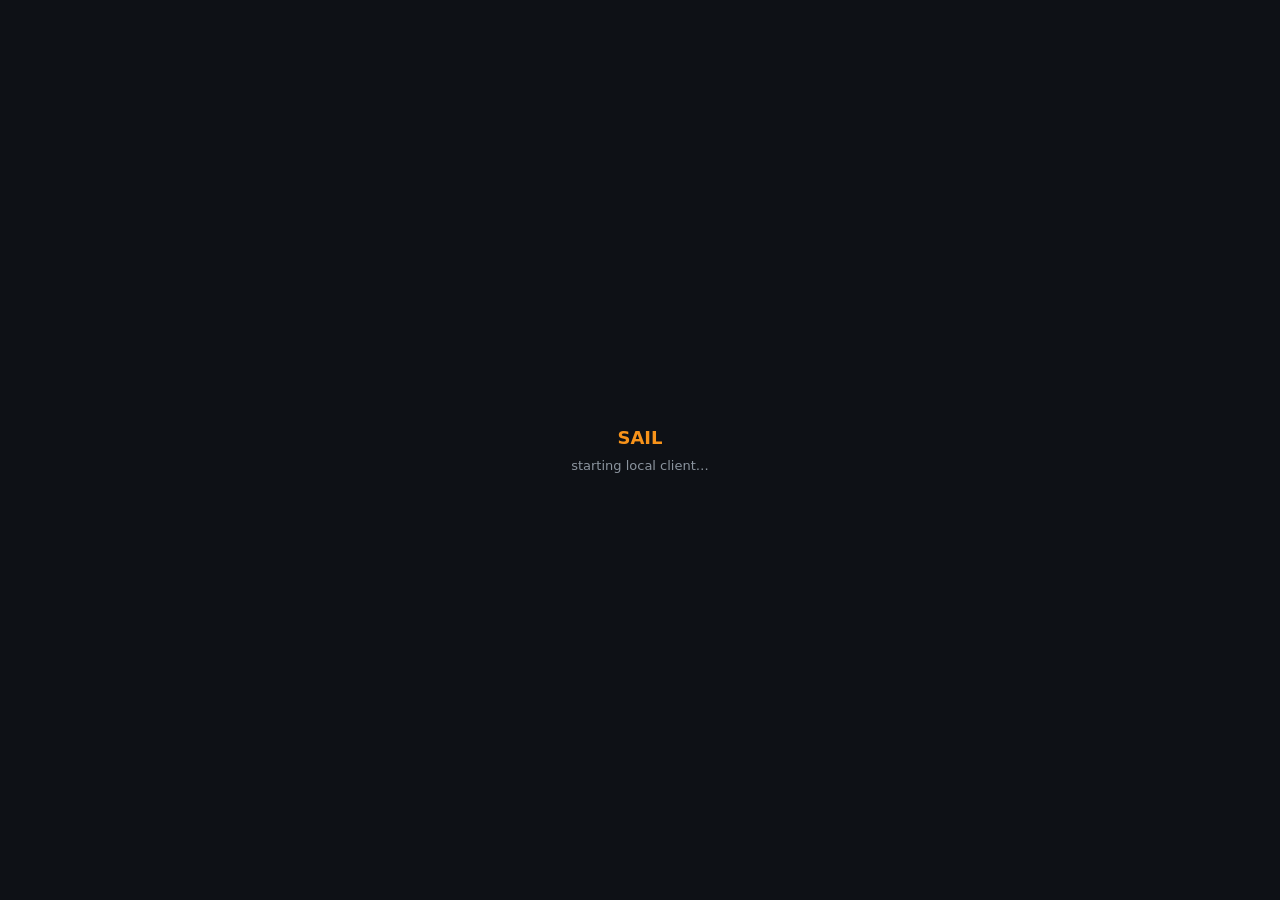
<file: desktop/loading/index.html>
<!doctype html>
<html lang="en">
<head><meta charset="utf-8"><title>SAIL</title>
<style>
  html,body{height:100%;margin:0;background:#0e1116;color:#e6edf3;font:14px system-ui,sans-serif;}
  .c{height:100%;display:flex;flex-direction:column;align-items:center;justify-content:center;gap:10px;}
  .t{font-size:18px;font-weight:600;} .t span{color:#f7931a;}
  .m{color:#8b949e;font-size:13px;}
</style></head>
<body><div class="c">
  <div class="t"><span>SAIL</span></div>
  <div class="m">starting local client…</div>
</div></body>
</html>
</file>
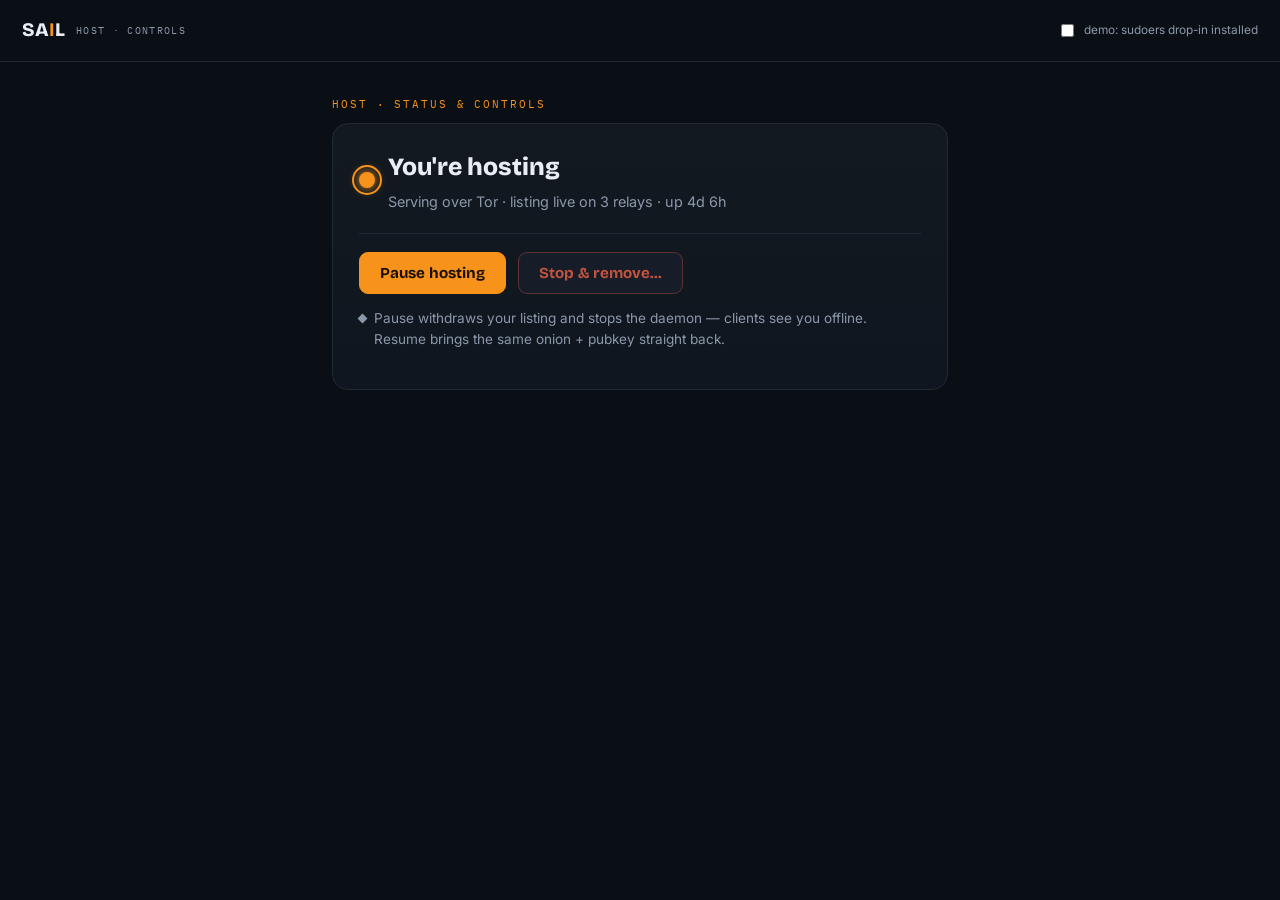
<file: design/host-controls.html>
<!DOCTYPE html>
<html lang="en">
<head>
<meta charset="utf-8">
<meta name="viewport" content="width=device-width, initial-scale=1">
<title>Host controls — SAIL</title>
<link rel="preconnect" href="https://fonts.googleapis.com">
<link rel="preconnect" href="https://fonts.gstatic.com" crossorigin>
<link href="https://fonts.googleapis.com/css2?family=Bricolage+Grotesque:opsz,wght@12..96,600;12..96,700;12..96,800&family=Inter:wght@400;500;600&family=IBM+Plex+Mono:wght@400;500&display=swap" rel="stylesheet">
<style>
  :root{
    --ink:#0a0e15; --ink-2:#10161f; --ink-3:#161d28;
    --line:#202a37; --line-faint:rgba(122,143,168,0.08);
    --fg:#e9eef5; --muted:#8b98aa;
    --beacon:#f7931a; --beacon-2:#ffb24d; --beacon-deep:#b8690d;
    --warn-bg:rgba(247,147,26,0.07); --code-bg:#0c1119; --good:#5fb27a; --good-bg:rgba(95,178,122,0.12);
    --danger:#c2543f; --danger-bg:rgba(194,84,63,0.1);
  }
  *{box-sizing:border-box;}
  @media (prefers-reduced-motion: reduce){ *{animation:none !important; transition:none !important;} }
  body{margin:0; background:var(--ink); color:var(--fg); font-family:'Inter',system-ui,sans-serif;
    line-height:1.6; -webkit-font-smoothing:antialiased;}
  .mono{font-family:'IBM Plex Mono',monospace;} strong{color:var(--fg); font-weight:600;}
  h1,h2,h3{font-family:'Bricolage Grotesque'; letter-spacing:-0.01em; margin:0;}

  .topbar{height:62px; display:flex; align-items:center; gap:11px; padding:0 22px; border-bottom:1px solid var(--line);}
  .logo{font-family:'Bricolage Grotesque'; font-weight:800; font-size:1.2rem;} .logo b{color:var(--beacon);}
  .tag{font-family:'IBM Plex Mono',monospace; font-size:0.6rem; letter-spacing:0.14em; text-transform:uppercase; color:var(--muted);}
  .demo{margin-left:auto; font-size:0.74rem; color:var(--muted); display:flex; align-items:center; gap:7px;}

  main{max-width:660px; margin:0 auto; padding:34px 22px 90px;}
  .eyebrow{font-family:'IBM Plex Mono',monospace; font-size:0.66rem; letter-spacing:0.18em; text-transform:uppercase;
    color:var(--beacon); display:block; margin-bottom:10px;}

  /* hero */
  .hero{border:1px solid var(--line); border-radius:16px; background:linear-gradient(180deg,#12191f,var(--ink-2));
    padding:24px 26px; margin-bottom:18px;}
  .hero .row{display:flex; align-items:center; gap:16px; flex-wrap:wrap;}
  .beaconwrap{display:flex; align-items:center; gap:13px; flex:1; min-width:230px;}
  .beacon{width:16px; height:16px; border-radius:50%; background:var(--beacon); flex:none; position:relative; box-shadow:0 0 12px var(--beacon);}
  .beacon::after{content:""; position:absolute; inset:-7px; border-radius:50%; border:2px solid var(--beacon); animation:pulse 2.2s ease-out infinite;}
  @keyframes pulse{0%{transform:scale(.6);opacity:.9;}100%{transform:scale(1.8);opacity:0;}}
  .paused .beacon, .stopped .beacon{background:var(--muted); box-shadow:none;} .paused .beacon::after,.stopped .beacon::after{display:none;}
  .state{font-family:'Bricolage Grotesque'; font-weight:800; font-size:1.55rem;}
  .statesub{color:var(--muted); font-size:0.9rem; margin-top:2px;}

  /* controls */
  .controls{display:flex; gap:12px; margin-top:20px; padding-top:18px; border-top:1px solid var(--line); flex-wrap:wrap;}
  .btn{font-family:'Bricolage Grotesque'; font-weight:700; font-size:0.95rem; border:1px solid var(--line);
    background:var(--ink-3); color:var(--fg); padding:11px 20px; border-radius:9px; cursor:pointer; transition:all .15s;}
  .btn:hover{border-color:var(--beacon);}
  .btn.primary{background:var(--beacon); color:#1a0f02; border-color:var(--beacon);} .btn.primary:hover{background:var(--beacon-2);}
  .btn.danger{color:var(--danger); border-color:rgba(194,84,63,0.4);} .btn.danger:hover{border-color:var(--danger); background:var(--danger-bg);}
  .btn:disabled{opacity:.45; cursor:not-allowed;}
  .ctl-note{font-size:0.85rem; color:var(--muted); margin-top:14px; display:flex; gap:8px; align-items:flex-start;}
  .ctl-note::before{content:""; width:7px; height:7px; margin-top:7px; transform:rotate(45deg); background:var(--muted); flex:none;}

  /* modal */
  .scrim{position:fixed; inset:0; background:rgba(5,8,12,0.7); backdrop-filter:blur(2px); display:none;
    align-items:center; justify-content:center; padding:22px; z-index:100;}
  .scrim.on{display:flex;}
  .modal{width:480px; max-width:100%; background:var(--ink-2); border:1px solid var(--line); border-radius:15px; padding:24px;}
  .modal.danger-modal{border-color:rgba(194,84,63,0.5);}
  .modal h3{font-size:1.25rem; font-weight:700; margin-bottom:8px; display:flex; align-items:center; gap:9px;}
  .modal h3::before{content:""; width:9px; height:9px; transform:rotate(45deg); background:var(--beacon); box-shadow:0 0 9px var(--beacon); flex:none;}
  .modal.danger-modal h3::before{background:var(--danger); box-shadow:0 0 9px var(--danger);}
  .modal p{font-size:0.92rem; color:var(--muted); margin:0 0 14px;} .modal p strong{color:var(--fg);}
  .modal .danger-box{border:1px solid rgba(194,84,63,0.4); background:var(--danger-bg); border-radius:9px; padding:13px 15px; font-size:0.88rem; margin-bottom:14px;}
  .modal .danger-box b{color:#e08a76;}
  .typefield{margin-bottom:16px;} .typefield label{display:block; font-size:0.82rem; color:var(--muted); margin-bottom:6px;}
  .typefield label .mono{color:var(--fg);}
  .typefield input{width:100%; background:var(--code-bg); border:1px solid var(--line); border-radius:8px; padding:10px 12px;
    color:var(--fg); font-family:'IBM Plex Mono',monospace; font-size:0.88rem;} .typefield input:focus{outline:none; border-color:var(--danger);}

  /* command surface */
  .cmd{background:var(--code-bg); border:1px solid var(--line); border-radius:9px; padding:12px 14px; margin-bottom:8px;
    display:flex; align-items:center; gap:10px;}
  .cmd code{flex:1; font-family:'IBM Plex Mono',monospace; font-size:0.82rem; color:var(--beacon-2); overflow-x:auto; white-space:nowrap;}
  .copy{border:1px solid var(--line); background:var(--ink-3); color:var(--muted); border-radius:5px; font-size:0.7rem;
    padding:3px 9px; cursor:pointer; font-family:'IBM Plex Mono',monospace; flex:none;} .copy:hover{color:var(--beacon); border-color:var(--beacon);}

  .modal .actions{display:flex; gap:11px; justify-content:flex-end; margin-top:18px;}
  :focus-visible{outline:2px solid var(--beacon); outline-offset:3px;}

  .info{position:relative; display:inline-flex; align-items:center; justify-content:center; width:15px; height:15px;
    border-radius:50%; border:1px solid var(--line); color:var(--muted); font-family:'IBM Plex Mono',monospace; font-size:0.62rem; cursor:help; background:var(--ink-3);}
  .info:hover .tip,.info:focus .tip{opacity:1; visibility:visible;}
  .info:hover,.info:focus-visible{border-color:var(--beacon); color:var(--beacon); outline:none;}
  .info .tip{position:absolute; left:50%; transform:translateX(-50%); bottom:23px; width:230px; z-index:30; background:var(--ink-3);
    border:1px solid var(--line); border-left:3px solid var(--beacon); border-radius:8px; padding:10px 12px; font-size:0.8rem; line-height:1.5;
    color:var(--fg); box-shadow:0 12px 30px rgba(0,0,0,.55); opacity:0; visibility:hidden; transition:opacity .15s; text-align:left;}
</style>
</head>
<body>
<div class="topbar">
  <span class="logo">SA<b>I</b>L</span><span class="tag">Host · controls</span>
  <label class="demo"><input type="checkbox" id="sudoers"> demo: sudoers drop-in installed</label>
</div>

<main>
  <span class="eyebrow">Host · status &amp; controls</span>
  <div class="hero" id="hero">
    <div class="row">
      <div class="beaconwrap">
        <span class="beacon" aria-hidden="true"></span>
        <div><div class="state" id="state">You're hosting</div><div class="statesub" id="statesub">Serving over Tor · listing live on 3 relays · up 4d 6h</div></div>
      </div>
    </div>
    <div class="controls" id="controls"><!-- buttons injected --></div>
    <p class="ctl-note" id="ctlnote">Pause withdraws your listing and stops the daemon — clients see you offline. Resume brings the same onion + pubkey straight back.</p>
  </div>
</main>

<!-- PAUSE / RESUME confirm -->
<div class="scrim" id="m-confirm">
  <div class="modal">
    <h3 id="c-title">Pause hosting?</h3>
    <p id="c-body"></p>
    <div class="actions">
      <button class="btn" data-close>Cancel</button>
      <button class="btn primary" id="c-go">Pause</button>
    </div>
  </div>
</div>

<!-- STOP & REMOVE confirm (destructive) -->
<div class="scrim" id="m-remove">
  <div class="modal danger-modal">
    <h3>Stop &amp; remove hosting</h3>
    <p>This <strong>disables and deletes</strong> the <span class="mono">sail-host</span> service. Your host leaves the network — listing withdrawn, no auto-start on boot. Setting up again means re-running the wizard.</p>
    <div class="danger-box" id="rm-funds">
      <b>Your sats are safe.</b> phoenixd funds and your 12-word recovery phrase stay in <span class="mono">~/.phoenix</span> — removing the service doesn't touch them. Don't delete that folder without your backup.
    </div>
    <div class="typefield">
      <label>Type <span class="mono">remove</span> to confirm</label>
      <input id="rm-input" type="text" autocomplete="off" spellcheck="false" placeholder="remove">
    </div>
    <div class="actions">
      <button class="btn" data-close>Cancel</button>
      <button class="btn danger" id="rm-go" disabled>Stop &amp; remove</button>
    </div>
  </div>
</div>

<!-- COMMAND SURFACE (sudo fallback) -->
<div class="scrim" id="m-cmd">
  <div class="modal">
    <h3 id="cmd-title">Run this to finish</h3>
    <p id="cmd-body">The daemon can't change a system service on its own. Paste this in your terminal — then come back and re-check.</p>
    <div id="cmd-list"></div>
    <p class="ctl-note" style="margin-top:6px;" id="cmd-self">Heads up: this stops the process serving this page, so it'll go unresponsive until you resume.</p>
    <div class="actions">
      <button class="btn" data-close>Close</button>
      <button class="btn primary" id="cmd-recheck">I ran it — re-check</button>
    </div>
  </div>
</div>

<script>
  let st='live'; // live | paused | stopped
  const sudoers=document.getElementById('sudoers');
  const state=document.getElementById('state'), statesub=document.getElementById('statesub'),
        hero=document.getElementById('hero'), controls=document.getElementById('controls'), ctlnote=document.getElementById('ctlnote');

  const VIEW={
    live:{cls:'', t:"You're hosting", s:'Serving over Tor · listing live on 3 relays · up 4d 6h',
      note:'Pause withdraws your listing and stops the daemon — clients see you offline. Resume brings the same onion + pubkey straight back.',
      btns:[['Pause hosting','primary','pause'],['Stop & remove…','danger','remove']]},
    paused:{cls:'paused', t:'Hosting paused', s:'Listing withdrawn · daemon stopped · clients see you offline',
      note:'Your identity is preserved. Resume restarts the daemon on the same onion + pubkey.',
      btns:[['Resume hosting','primary','resume'],['Stop & remove…','danger','remove']]},
    stopped:{cls:'stopped', t:'Hosting stopped', s:'Service removed · will not start on boot',
      note:'You\u2019ve left the network. Funds (if phoenixd) remain in ~/.phoenix. Set up again anytime.',
      btns:[['Set up hosting again','primary','setup']]}
  };
  function render(){
    const v=VIEW[st]; hero.className='hero '+v.cls; state.textContent=v.t; statesub.textContent=v.s; ctlnote.textContent=v.note;
    controls.innerHTML='';
    v.btns.forEach(([label,cls,act])=>{ const b=document.createElement('button'); b.className='btn '+cls; b.textContent=label;
      b.onclick=()=>handle(act); controls.appendChild(b); });
  }
  function open(id){document.getElementById(id).classList.add('on');}
  function closeAll(){document.querySelectorAll('.scrim').forEach(s=>s.classList.remove('on'));}
  document.querySelectorAll('[data-close]').forEach(b=>b.onclick=closeAll);
  document.querySelectorAll('.scrim').forEach(s=>s.addEventListener('click',e=>{if(e.target===s)closeAll();}));

  function handle(act){
    if(act==='pause'){ confirmAct('Pause hosting?','Your listing is withdrawn and the daemon stops; clients see you as offline. You can resume anytime on the same identity.','Pause', ()=>doSudo('pause',['sudo systemctl stop sail-host'])); }
    if(act==='resume'){ doSudo('resume',['sudo systemctl start sail-host']); }
    if(act==='remove'){ document.getElementById('rm-input').value=''; document.getElementById('rm-go').disabled=true; open('m-remove'); }
    if(act==='setup'){ alert('→ routes to the setup wizard'); }
  }
  function confirmAct(title,body,go,fn){
    document.getElementById('c-title').textContent=title; document.getElementById('c-body').textContent=body;
    const g=document.getElementById('c-go'); g.textContent=go; g.onclick=()=>{closeAll(); fn();}; open('m-confirm');
  }

  // remove flow
  const rmInput=document.getElementById('rm-input'), rmGo=document.getElementById('rm-go');
  rmInput.addEventListener('input',()=>rmGo.disabled = rmInput.value.trim().toLowerCase()!=='remove');
  rmGo.onclick=()=>{ closeAll(); doSudo('remove',['sudo systemctl disable --now sail-host','sudo rm /etc/systemd/system/sail-host.service','sudo systemctl daemon-reload']); };

  // the chosen "Both" behavior: try sudo -n (demo: sudoers toggle), else surface the command
  function doSudo(act, cmds){
    const isSelf = (act==='pause'||act==='remove'); // these stop the page's own daemon
    if(sudoers.checked){ // seamless path
      applyResult(act);
      return;
    }
    // fallback: surface command
    document.getElementById('cmd-title').textContent = act==='remove' ? 'Run these to remove hosting' : 'Run this to '+act;
    const list=document.getElementById('cmd-list'); list.innerHTML='';
    cmds.forEach(c=>{ const d=document.createElement('div'); d.className='cmd';
      d.innerHTML=`<code>${c}</code><button class="copy" data-c="${c}">copy</button>`; list.appendChild(d); });
    list.querySelectorAll('.copy').forEach(b=>b.onclick=()=>{navigator.clipboard?.writeText(b.dataset.c); const t=b.textContent;b.textContent='copied';setTimeout(()=>b.textContent=t,1100);});
    document.getElementById('cmd-self').style.display = isSelf ? 'flex' : 'none';
    document.getElementById('cmd-recheck').onclick=()=>{ closeAll(); applyResult(act); };
    open('m-cmd');
  }
  function applyResult(act){
    if(act==='pause') st='paused'; if(act==='resume') st='live'; if(act==='remove') st='stopped';
    render();
  }
  render();
</script>
</body>
</html>
</file>
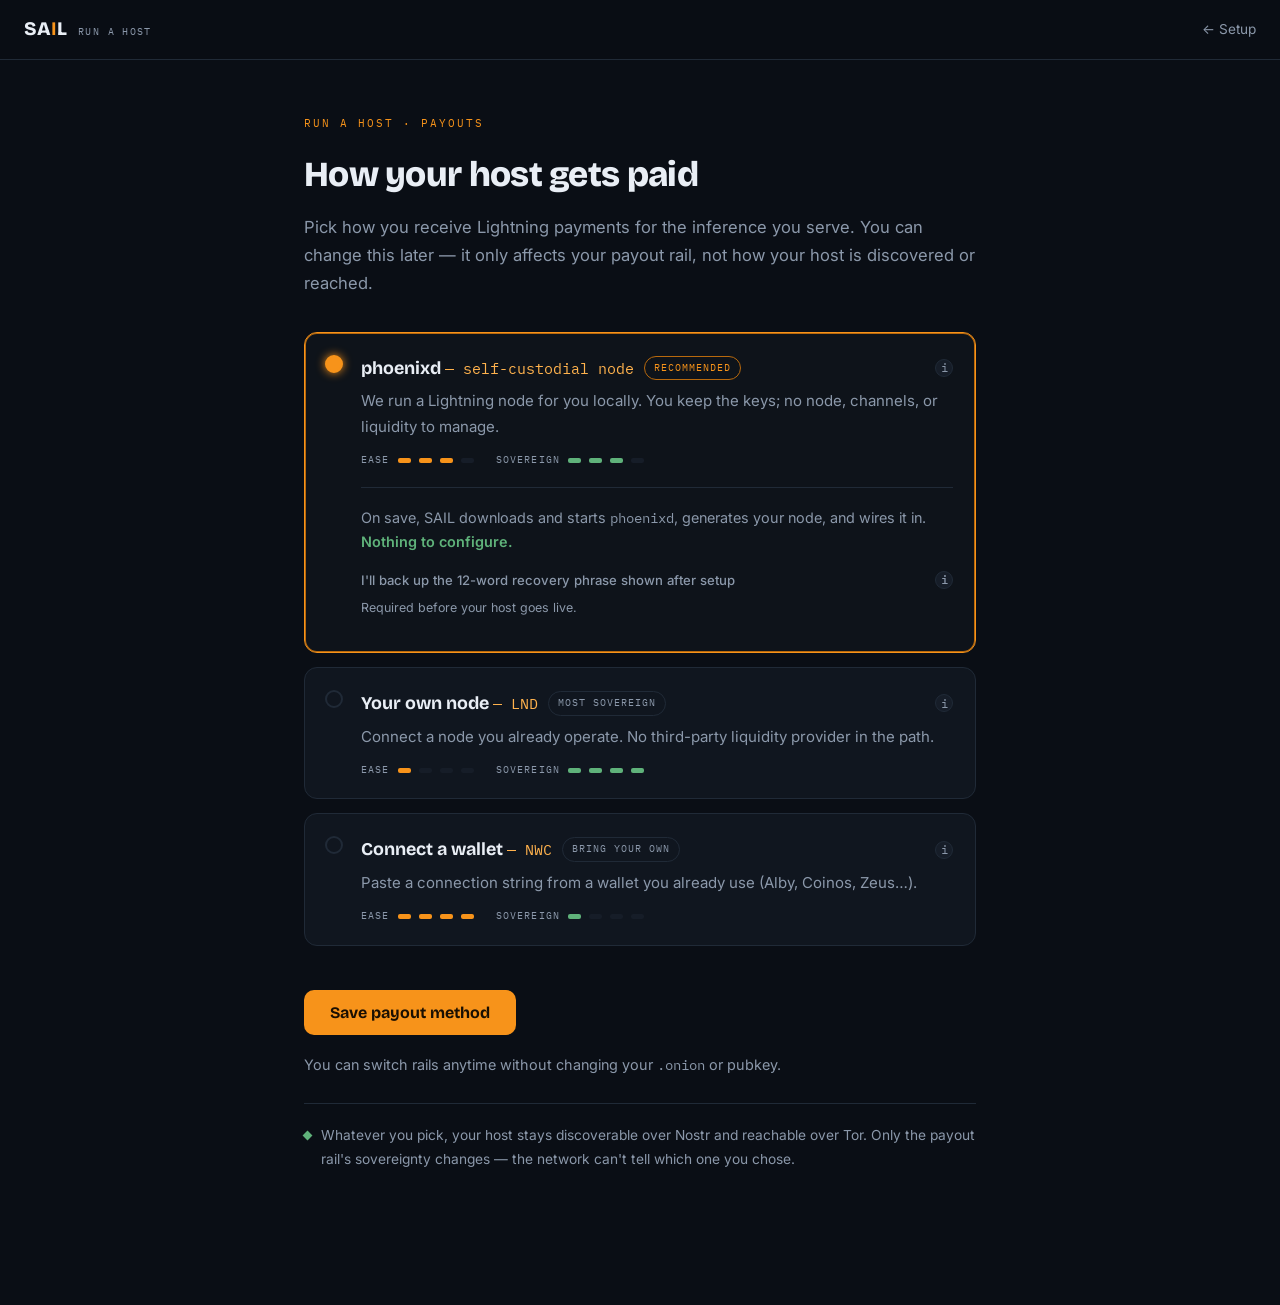
<file: design/host-payouts.html>
<!DOCTYPE html>
<html lang="en">
<head>
<meta charset="utf-8">
<meta name="viewport" content="width=device-width, initial-scale=1">
<title>Set up payouts — SAIL host</title>
<link rel="preconnect" href="https://fonts.googleapis.com">
<link rel="preconnect" href="https://fonts.gstatic.com" crossorigin>
<link href="https://fonts.googleapis.com/css2?family=Bricolage+Grotesque:opsz,wght@12..96,600;12..96,700;12..96,800&family=Inter:wght@400;500;600&family=IBM+Plex+Mono:wght@400;500&display=swap" rel="stylesheet">
<style>
  :root{
    --ink:#0a0e15; --ink-2:#10161f; --ink-3:#161d28;
    --line:#202a37; --line-faint:rgba(122,143,168,0.08);
    --fg:#e9eef5; --muted:#8b98aa;
    --beacon:#f7931a; --beacon-2:#ffb24d; --beacon-deep:#b8690d;
    --warn-bg:rgba(247,147,26,0.07);
    --code-bg:#0c1119;
    --good:#5fb27a;
  }
  *{box-sizing:border-box;}
  @media (prefers-reduced-motion: reduce){ *{transition:none !important;} }
  body{
    margin:0; background:var(--ink); color:var(--fg);
    font-family:'Inter',system-ui,sans-serif; line-height:1.7;
    -webkit-font-smoothing:antialiased;
  }
  a{color:var(--beacon); text-decoration:none;}
  a:hover{text-decoration:underline;}
  .mono{font-family:'IBM Plex Mono',monospace;}

  /* top bar */
  .topbar{position:sticky; top:0; z-index:50; height:60px; display:flex; align-items:center;
    justify-content:space-between; padding:0 24px; background:rgba(10,14,21,0.82);
    backdrop-filter:blur(10px); border-bottom:1px solid var(--line);}
  .brand{display:flex; align-items:baseline; gap:11px;}
  .brand .logo{font-family:'Bricolage Grotesque'; font-weight:800; font-size:1.2rem; color:var(--fg);}
  .brand .logo b{color:var(--beacon);}
  .brand .tag{font-family:'IBM Plex Mono',monospace; font-size:0.62rem; letter-spacing:0.14em;
    text-transform:uppercase; color:var(--muted);}
  .topbar .back{font-size:0.85rem; color:var(--muted);}
  .topbar .back:hover{color:var(--fg); text-decoration:none;}
  @media (max-width:640px){ .brand .tag{display:none;} }

  /* shell */
  main{max-width:720px; margin:0 auto; padding:54px 24px 120px;}
  .eyebrow{font-family:'IBM Plex Mono',monospace; font-size:0.7rem; letter-spacing:0.18em;
    text-transform:uppercase; color:var(--beacon); display:block; margin-bottom:12px;}
  h1{font-family:'Bricolage Grotesque'; font-weight:800; font-size:2.2rem; letter-spacing:-0.02em; margin:0 0 8px;}
  .subtitle{color:var(--muted); font-size:1.04rem; margin:0 0 34px;}
  strong{color:var(--fg); font-weight:600;}

  /* tiers */
  fieldset{border:0; margin:0; padding:0;}
  legend{position:absolute; width:1px; height:1px; overflow:hidden; clip:rect(0 0 0 0);}
  .tier{position:relative; display:block; border:1px solid var(--line); background:var(--ink-2);
    border-radius:13px; padding:20px 22px 20px 56px; margin-bottom:14px; cursor:pointer;
    transition:border-color .18s ease, background .18s ease, box-shadow .18s ease;}
  .tier:hover{border-color:#2c3a4b;}
  .tier input{position:absolute; opacity:0; pointer-events:none;}
  /* radio dot — doubles as the beacon */
  .tier .dot{position:absolute; left:20px; top:22px; width:18px; height:18px; border-radius:50%;
    border:2px solid var(--line); transition:all .18s ease;}
  .tier.sel{border-color:var(--beacon); background:#13192180; box-shadow:0 0 0 1px var(--beacon-deep) inset;}
  .tier.sel .dot{border-color:var(--beacon); background:var(--beacon); box-shadow:0 0 10px var(--beacon);}
  .tier:focus-within{outline:2px solid var(--beacon); outline-offset:3px;}

  .tier .head{display:flex; align-items:center; gap:10px; flex-wrap:wrap;}
  .tier .name{font-family:'Bricolage Grotesque'; font-weight:700; font-size:1.12rem; color:var(--fg);}
  .tier .name .mono{font-size:0.92rem; color:var(--beacon-2); font-weight:400;}
  .tier .blurb{color:var(--muted); font-size:0.94rem; margin:5px 0 0;}

  .pill{display:inline-block; font-family:'IBM Plex Mono',monospace; font-size:0.62rem;
    letter-spacing:0.1em; text-transform:uppercase; border:1px solid var(--beacon-deep);
    color:var(--beacon); border-radius:999px; padding:3px 9px;}
  .pill.q{border-color:var(--line); color:var(--muted);}

  /* meters */
  .meters{display:flex; gap:22px; margin-top:13px;}
  .meter{display:flex; align-items:center; gap:8px;}
  .meter .lbl{font-family:'IBM Plex Mono',monospace; font-size:0.6rem; letter-spacing:0.12em;
    text-transform:uppercase; color:var(--muted);}
  .meter .seg{width:13px; height:5px; border-radius:2px; background:var(--ink-3);}
  .meter .seg.on{background:var(--beacon);}
  .meter.sov .seg.on{background:var(--good);}

  /* info hover */
  .info{position:relative; display:inline-flex; align-items:center; justify-content:center;
    width:18px; height:18px; border-radius:50%; border:1px solid var(--line); color:var(--muted);
    font-family:'IBM Plex Mono',monospace; font-size:0.72rem; cursor:help; background:var(--ink-3);
    flex:none; margin-left:auto;}
  .info:hover, .info:focus-visible{border-color:var(--beacon); color:var(--beacon); outline:none;}
  .info .tip{position:absolute; right:-6px; top:26px; width:280px; z-index:20;
    background:var(--ink-3); border:1px solid var(--line); border-left:3px solid var(--beacon);
    border-radius:9px; padding:12px 14px; font-size:0.85rem; line-height:1.55; color:var(--fg);
    box-shadow:0 12px 30px rgba(0,0,0,.5); opacity:0; visibility:hidden; transform:translateY(-4px);
    transition:opacity .16s ease, transform .16s ease; text-align:left; cursor:auto; font-weight:400;}
  .info:hover .tip, .info:focus .tip, .info:focus-within .tip{opacity:1; visibility:visible; transform:translateY(0);}
  .info .tip b{color:var(--beacon-2); font-weight:600;}
  @media (max-width:560px){ .info .tip{width:220px;} }

  /* config panels */
  .cfg{display:none; margin-top:18px; padding-top:18px; border-top:1px solid var(--line);}
  .tier.sel .cfg{display:block;}
  .field{margin-bottom:14px;}
  .field label{display:flex; align-items:center; gap:7px; font-size:0.82rem; color:var(--muted);
    margin-bottom:6px; font-weight:500;}
  .field input[type=text]{width:100%; background:var(--code-bg); border:1px solid var(--line);
    border-radius:8px; padding:10px 12px; color:var(--fg); font-family:'IBM Plex Mono',monospace;
    font-size:0.84rem;}
  .field input:focus{outline:none; border-color:var(--beacon);}
  .field .hint{font-size:0.78rem; color:var(--muted); margin-top:5px;}

  .callout{border:1px solid var(--line); border-left:3px solid var(--beacon); background:var(--warn-bg);
    border-radius:10px; padding:14px 16px; margin:4px 0 0; font-size:0.88rem;}
  .callout .lead{font-weight:600; color:var(--fg); display:flex; align-items:center; gap:9px; margin-bottom:4px;}
  .callout .lead::before{content:""; width:8px; height:8px; transform:rotate(45deg);
    background:var(--beacon); box-shadow:0 0 8px var(--beacon); flex:none;}
  .callout p{margin:0;}

  .auto{font-size:0.9rem; color:var(--muted);}
  .auto .ok{color:var(--good); font-weight:600;}

  /* actions */
  .actions{margin-top:30px; display:flex; align-items:center; gap:18px; flex-wrap:wrap;}
  .btn{font-family:'Bricolage Grotesque'; font-weight:700; font-size:1rem; border:none;
    background:var(--beacon); color:#1a0f02; padding:13px 26px; border-radius:10px; cursor:pointer;
    transition:background .15s ease;}
  .btn:hover{background:var(--beacon-2);}
  .btn:focus-visible{outline:2px solid var(--fg); outline-offset:3px;}
  .foot{font-size:0.86rem; color:var(--muted); margin-top:26px; padding-top:20px; border-top:1px solid var(--line);
    display:flex; gap:10px; align-items:flex-start;}
  .foot::before{content:""; width:7px; height:7px; margin-top:8px; transform:rotate(45deg);
    background:var(--good); flex:none;}
</style>
</head>
<body>
  <div class="topbar">
    <div class="brand">
      <span class="logo">SA<b>I</b>L</span>
      <span class="tag">Run a host</span>
    </div>
    <a class="back" href="#">← Setup</a>
  </div>

  <main>
    <span class="eyebrow">Run a host · Payouts</span>
    <h1>How your host gets paid</h1>
    <p class="subtitle">Pick how you receive Lightning payments for the inference you serve. You can change this later — it only affects your payout rail, not how your host is discovered or reached.</p>

    <fieldset>
      <legend>Payout method</legend>

      <!-- PHOENIXD -->
      <label class="tier sel" data-tier="phoenixd">
        <input type="radio" name="payout" value="phoenixd" checked>
        <span class="dot" aria-hidden="true"></span>
        <span class="head">
          <span class="name">phoenixd <span class="mono">— self-custodial node</span></span>
          <span class="pill">Recommended</span>
          <span class="info" tabindex="0" role="note" aria-label="About phoenixd">i
            <span class="tip"><b>Self-custodial, set up for you.</b> A Lightning node runs on this machine and you hold the keys (a 12-word backup). Liquidity is handled automatically — no channels to manage. The trade-offs: you rely on ACINQ as your liquidity provider, and there's a fee on your first payout. Easiest path that still keeps your keys.</span>
          </span>
        </span>
        <p class="blurb">We run a Lightning node for you locally. You keep the keys; no node, channels, or liquidity to manage.</p>
        <div class="meters">
          <span class="meter ease"><span class="lbl">Ease</span><span class="seg on"></span><span class="seg on"></span><span class="seg on"></span><span class="seg"></span></span>
          <span class="meter sov"><span class="lbl">Sovereign</span><span class="seg on"></span><span class="seg on"></span><span class="seg on"></span><span class="seg"></span></span>
        </div>
        <div class="cfg">
          <div class="auto">On save, SAIL downloads and starts <span class="mono">phoenixd</span>, generates your node, and wires it in. <span class="ok">Nothing to configure.</span></div>
          <div class="field" style="margin-top:14px;">
            <label>
              <input type="checkbox" style="width:auto;">
              I'll back up the 12-word recovery phrase shown after setup
              <span class="info" tabindex="0" role="note" aria-label="About the recovery phrase">i
                <span class="tip"><b>This phrase is your money.</b> It's the only way to recover funds if this machine dies. Write it down offline — SAIL can't recover it for you.</span>
              </span>
            </label>
            <div class="hint">Required before your host goes live.</div>
          </div>
        </div>
      </label>

      <!-- OWN LND -->
      <label class="tier" data-tier="lnd">
        <input type="radio" name="payout" value="lnd">
        <span class="dot" aria-hidden="true"></span>
        <span class="head">
          <span class="name">Your own node <span class="mono">— LND</span></span>
          <span class="pill q">Most sovereign</span>
          <span class="info" tabindex="0" role="note" aria-label="About connecting your own LND">i
            <span class="tip"><b>Maximum sovereignty.</b> Connect a Lightning node you already run: your keys, your channels, no single provider who can cut you off. You'll need the node reachable over REST, inbound liquidity to receive, and an invoice-only macaroon. The most setup, and the most unstoppable.</span>
          </span>
        </span>
        <p class="blurb">Connect a node you already operate. No third-party liquidity provider in the path.</p>
        <div class="meters">
          <span class="meter ease"><span class="lbl">Ease</span><span class="seg on"></span><span class="seg"></span><span class="seg"></span><span class="seg"></span></span>
          <span class="meter sov"><span class="lbl">Sovereign</span><span class="seg on"></span><span class="seg on"></span><span class="seg on"></span><span class="seg on"></span></span>
        </div>
        <div class="cfg">
          <div class="field">
            <label>REST host</label>
            <input type="text" placeholder="https://your-node:8080" spellcheck="false">
          </div>
          <div class="field">
            <label>TLS certificate path</label>
            <input type="text" placeholder="~/.config/sail/lnd/tls.cert" spellcheck="false">
          </div>
          <div class="field">
            <label>Invoice macaroon path
              <span class="info" tabindex="0" role="note" aria-label="About the macaroon">i
                <span class="tip"><b>Don't use the admin macaroon.</b> Bake one limited to <span class="mono">invoices:read invoices:write info:read</span>. If the host is ever compromised, the damage is capped at "can issue invoices," not "can drain the node."</span>
              </span>
            </label>
            <input type="text" placeholder="~/.config/sail/lnd/host.macaroon" spellcheck="false">
            <div class="hint">No inbound liquidity yet? See <a href="#">the host guide</a> — with zero inbound, clients can't pay you.</div>
          </div>
        </div>
      </label>

      <!-- NWC -->
      <label class="tier" data-tier="nwc">
        <input type="radio" name="payout" value="nwc">
        <span class="dot" aria-hidden="true"></span>
        <span class="head">
          <span class="name">Connect a wallet <span class="mono">— NWC</span></span>
          <span class="pill q">Bring your own</span>
          <span class="info" tabindex="0" role="note" aria-label="About Nostr Wallet Connect">i
            <span class="tip"><b>Quickest, least sovereign.</b> Connect any wallet that supports Nostr Wallet Connect. It's only as sovereign as that wallet: a custodial provider can freeze your payouts, and a KYC'd wallet can link this host — and your onion address — to your identity. Fine for getting started; harden later.</span>
          </span>
        </span>
        <p class="blurb">Paste a connection string from a wallet you already use (Alby, Coinos, Zeus…).</p>
        <div class="meters">
          <span class="meter ease"><span class="lbl">Ease</span><span class="seg on"></span><span class="seg on"></span><span class="seg on"></span><span class="seg on"></span></span>
          <span class="meter sov"><span class="lbl">Sovereign</span><span class="seg on"></span><span class="seg"></span><span class="seg"></span><span class="seg"></span></span>
        </div>
        <div class="cfg">
          <div class="field">
            <label>NWC connection string</label>
            <input type="text" placeholder="nostr+walletconnect://…" spellcheck="false">
            <div class="hint">Kept on this machine, never published.</div>
          </div>
          <div class="callout">
            <p class="lead">A custodial wallet can be censored</p>
            <p>If the wallet you connect holds your funds, its operator can freeze your payouts or, with KYC, tie your earnings to your identity — undoing the anonymity Tor gives your host. Self-custody (phoenixd or your own node) avoids this.</p>
          </div>
        </div>
      </label>

    </fieldset>

    <div class="actions">
      <button class="btn" type="button">Save payout method</button>
      <span class="auto">You can switch rails anytime without changing your <span class="mono">.onion</span> or pubkey.</span>
    </div>

    <p class="foot">Whatever you pick, your host stays discoverable over Nostr and reachable over Tor. Only the payout rail's sovereignty changes — the network can't tell which one you chose.</p>
  </main>

<script>
  // Selecting a tier reveals its config; the radio dot doubles as the lit beacon.
  const tiers = document.querySelectorAll('.tier');
  function sync(){
    tiers.forEach(t => {
      const picked = t.querySelector('input[type=radio]').checked;
      t.classList.toggle('sel', picked);
    });
  }
  tiers.forEach(t => t.addEventListener('change', sync));
  // Allow tapping the info icon without selecting the tier (mobile/keyboard).
  document.querySelectorAll('.info').forEach(i => {
    i.addEventListener('click', e => e.preventDefault());
    i.addEventListener('keydown', e => { if(e.key === 'Escape') i.blur(); });
  });
  sync();
</script>
</body>
</html>
</file>
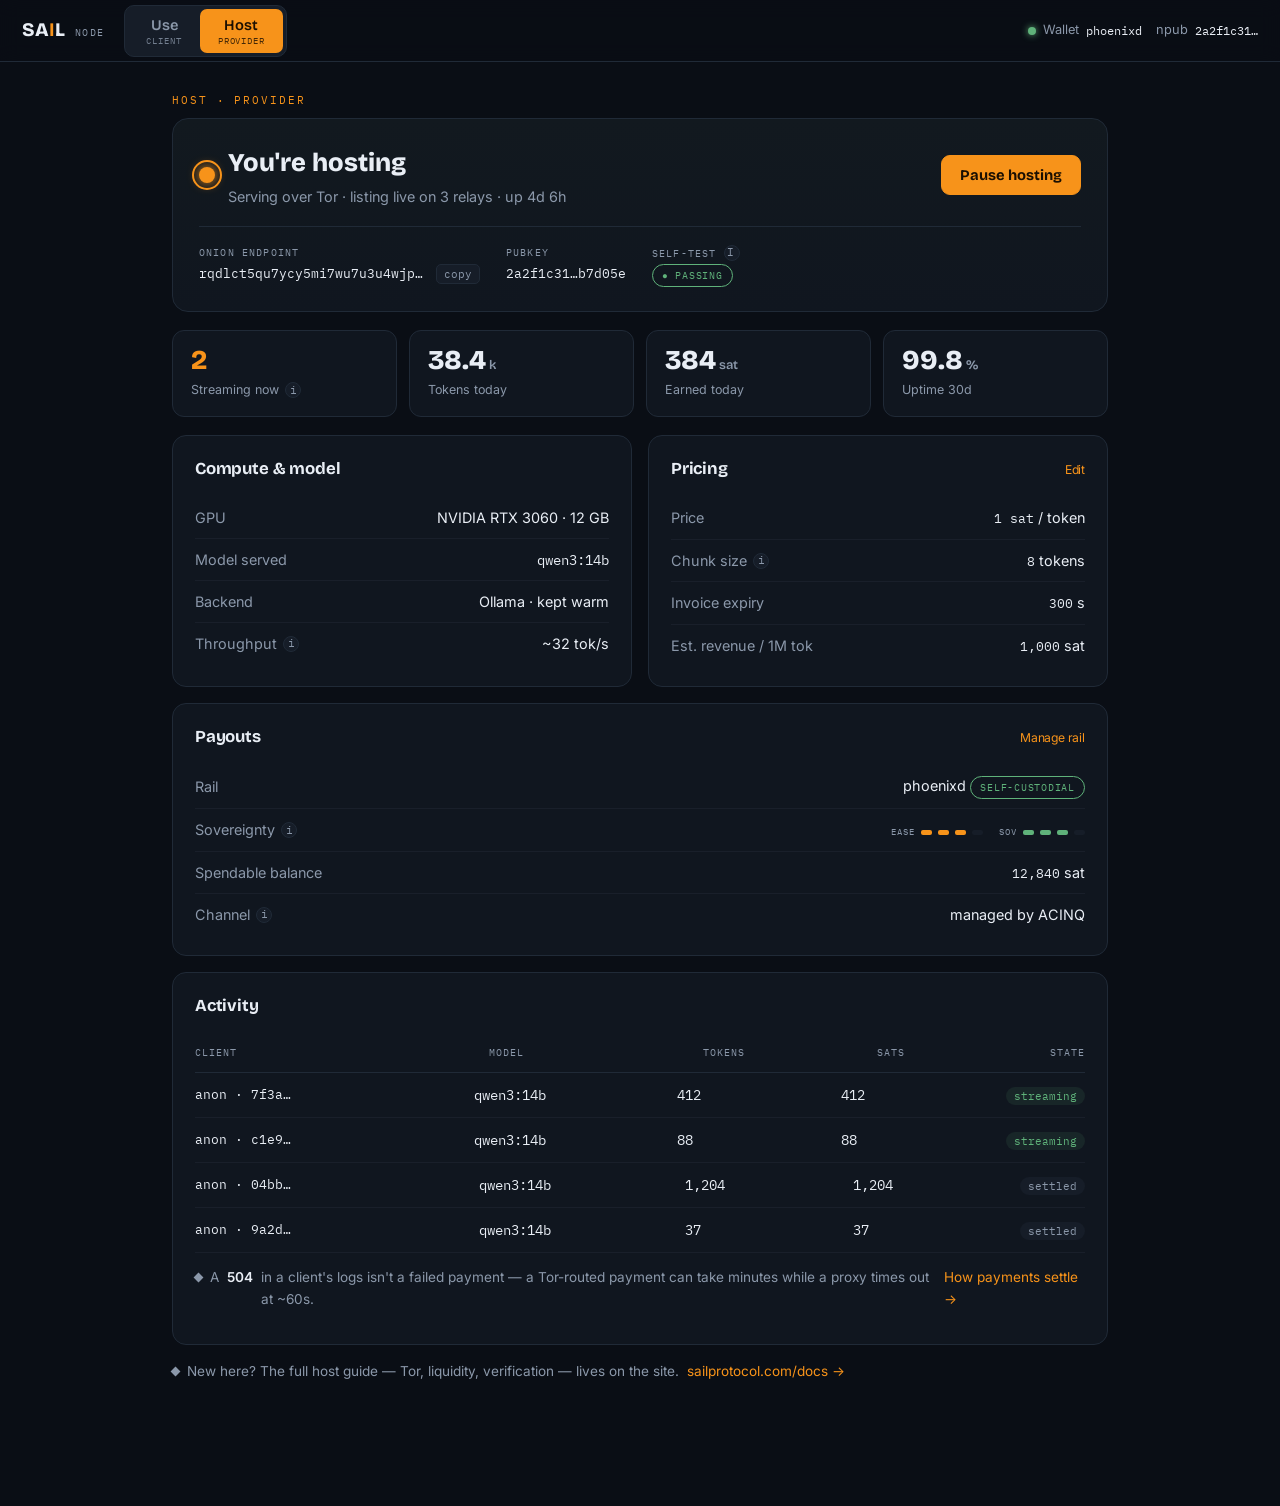
<file: design/sail-node-shell.html>
<!DOCTYPE html>
<html lang="en">
<head>
<meta charset="utf-8">
<meta name="viewport" content="width=device-width, initial-scale=1">
<title>SAIL — node</title>
<link rel="preconnect" href="https://fonts.googleapis.com">
<link rel="preconnect" href="https://fonts.gstatic.com" crossorigin>
<link href="https://fonts.googleapis.com/css2?family=Bricolage+Grotesque:opsz,wght@12..96,600;12..96,700;12..96,800&family=Inter:wght@400;500;600&family=IBM+Plex+Mono:wght@400;500&display=swap" rel="stylesheet">
<style>
  :root{
    --ink:#0a0e15; --ink-2:#10161f; --ink-3:#161d28;
    --line:#202a37; --line-faint:rgba(122,143,168,0.08);
    --fg:#e9eef5; --muted:#8b98aa;
    --beacon:#f7931a; --beacon-2:#ffb24d; --beacon-deep:#b8690d;
    --warn-bg:rgba(247,147,26,0.07);
    --code-bg:#0c1119; --good:#5fb27a; --good-bg:rgba(95,178,122,0.1);
  }
  *{box-sizing:border-box;}
  @media (prefers-reduced-motion: reduce){ *{animation:none !important; transition:none !important;} }
  body{margin:0; background:var(--ink); color:var(--fg);
    font-family:'Inter',system-ui,sans-serif; line-height:1.6; -webkit-font-smoothing:antialiased;}
  a{color:var(--beacon); text-decoration:none;} a:hover{text-decoration:underline;}
  .mono{font-family:'IBM Plex Mono',monospace;}
  h1,h2,h3{font-family:'Bricolage Grotesque'; letter-spacing:-0.01em; margin:0;}

  /* ===== shell ===== */
  .topbar{position:sticky; top:0; z-index:50; height:62px; display:flex; align-items:center;
    gap:20px; padding:0 22px; background:rgba(10,14,21,0.85); backdrop-filter:blur(10px);
    border-bottom:1px solid var(--line);}
  .brand{display:flex; align-items:baseline; gap:10px; flex:none;}
  .brand .logo{font-family:'Bricolage Grotesque'; font-weight:800; font-size:1.2rem; color:var(--fg);}
  .brand .logo b{color:var(--beacon);}
  .brand .tag{font-family:'IBM Plex Mono',monospace; font-size:0.6rem; letter-spacing:0.14em;
    text-transform:uppercase; color:var(--muted);}

  /* mode switch */
  .modeswitch{display:flex; background:var(--ink-3); border:1px solid var(--line); border-radius:10px; padding:3px;}
  .modeswitch button{font-family:'Bricolage Grotesque'; font-weight:600; font-size:0.92rem; color:var(--muted);
    background:none; border:none; padding:7px 18px; border-radius:7px; cursor:pointer; transition:all .15s ease;}
  .modeswitch button:hover{color:var(--fg);}
  .modeswitch button.on{background:var(--beacon); color:#1a0f02;}
  .modeswitch button .sub{display:block; font-family:'IBM Plex Mono',monospace; font-size:0.56rem;
    letter-spacing:0.1em; text-transform:uppercase; font-weight:400; opacity:.8; margin-top:1px;}

  .spacer{flex:1;}
  /* identity / wallet chip */
  .idchip{display:flex; align-items:center; gap:14px; flex:none;}
  .idchip .item{display:flex; align-items:center; gap:7px; font-size:0.8rem; color:var(--muted);}
  .idchip .item .mono{color:var(--fg); font-size:0.78rem;}
  .led{width:8px; height:8px; border-radius:50%; flex:none;}
  .led.ok{background:var(--good); box-shadow:0 0 7px var(--good);}
  .led.off{background:var(--muted);}
  @media (max-width:760px){ .idchip .lbl{display:none;} .brand .tag{display:none;} }
  @media (max-width:560px){ .modeswitch button{padding:7px 12px;} }

  main{max-width:980px; margin:0 auto; padding:30px 22px 110px;}
  .view{display:none;} .view.on{display:block;}

  .eyebrow{font-family:'IBM Plex Mono',monospace; font-size:0.66rem; letter-spacing:0.18em;
    text-transform:uppercase; color:var(--beacon); display:block; margin-bottom:9px;}
  .muted{color:var(--muted);} strong{color:var(--fg); font-weight:600;}

  /* ===== host: hero status ===== */
  .hero{border:1px solid var(--line); border-radius:16px; background:linear-gradient(180deg,#12191f,var(--ink-2));
    padding:24px 26px; margin-bottom:18px;}
  .hero .row{display:flex; align-items:center; gap:18px; flex-wrap:wrap;}
  .beaconwrap{display:flex; align-items:center; gap:13px; flex:1; min-width:240px;}
  .beacon{width:16px; height:16px; border-radius:50%; background:var(--beacon); flex:none; position:relative;
    box-shadow:0 0 12px var(--beacon);}
  .beacon::after{content:""; position:absolute; inset:-7px; border-radius:50%; border:2px solid var(--beacon);
    animation:pulse 2.2s ease-out infinite;}
  @keyframes pulse{0%{transform:scale(.6); opacity:.9;} 100%{transform:scale(1.8); opacity:0;}}
  .paused .beacon{background:var(--muted); box-shadow:none;}
  .paused .beacon::after{display:none;}
  .hero .state{font-family:'Bricolage Grotesque'; font-weight:800; font-size:1.6rem;}
  .hero .statesub{color:var(--muted); font-size:0.9rem; margin-top:1px;}
  .toggle{font-family:'Bricolage Grotesque'; font-weight:700; font-size:0.92rem; border:1px solid var(--line);
    background:var(--ink-3); color:var(--fg); padding:10px 18px; border-radius:9px; cursor:pointer;}
  .toggle:hover{border-color:var(--beacon);}
  .toggle.live{background:var(--beacon); color:#1a0f02; border-color:var(--beacon);}

  .endpoints{display:flex; gap:26px; flex-wrap:wrap; margin-top:18px; padding-top:18px; border-top:1px solid var(--line);}
  .ep{min-width:0;} .ep .k{font-family:'IBM Plex Mono',monospace; font-size:0.6rem; letter-spacing:0.12em;
    text-transform:uppercase; color:var(--muted); margin-bottom:3px;}
  .ep .v{font-family:'IBM Plex Mono',monospace; font-size:0.84rem; color:var(--fg); display:flex; align-items:center; gap:7px;}
  .ep .v .onion{max-width:230px; overflow:hidden; text-overflow:ellipsis; white-space:nowrap;}
  .copy{border:1px solid var(--line); background:var(--ink-3); color:var(--muted); border-radius:5px;
    font-size:0.7rem; padding:2px 7px; cursor:pointer; font-family:'IBM Plex Mono',monospace;}
  .copy:hover{color:var(--beacon); border-color:var(--beacon);}

  /* ===== metrics ===== */
  .metrics{display:grid; grid-template-columns:repeat(4,1fr); gap:12px; margin-bottom:18px;}
  @media (max-width:680px){ .metrics{grid-template-columns:repeat(2,1fr);} }
  .metric{border:1px solid var(--line); border-radius:12px; background:var(--ink-2); padding:16px 18px;}
  .metric .n{font-family:'Bricolage Grotesque'; font-weight:800; font-size:1.7rem; line-height:1;}
  .metric .n .u{font-size:0.8rem; color:var(--muted); font-weight:600; margin-left:3px;}
  .metric .l{font-size:0.78rem; color:var(--muted); margin-top:6px; display:flex; align-items:center; gap:6px;}
  .metric.hot .n{color:var(--beacon);}

  /* ===== cards ===== */
  .grid2{display:grid; grid-template-columns:1fr 1fr; gap:16px;}
  @media (max-width:760px){ .grid2{grid-template-columns:1fr;} }
  .card{border:1px solid var(--line); border-radius:14px; background:var(--ink-2); padding:20px 22px; margin-bottom:16px;}
  .card h3{font-size:1.05rem; font-weight:700; margin-bottom:14px; display:flex; align-items:center; gap:8px;}
  .card h3 .edit{margin-left:auto; font-size:0.76rem; font-weight:400; color:var(--beacon); cursor:pointer; font-family:'Inter';}
  .kv{display:flex; justify-content:space-between; gap:14px; padding:9px 0; border-bottom:1px solid var(--line-faint); font-size:0.9rem;}
  .kv:last-child{border-bottom:none;}
  .kv .key{color:var(--muted); display:flex; align-items:center; gap:6px;}
  .kv .val{color:var(--fg); text-align:right;} .kv .val .mono{font-size:0.84rem;}

  .pill{display:inline-flex; align-items:center; gap:5px; font-family:'IBM Plex Mono',monospace; font-size:0.6rem;
    letter-spacing:0.08em; text-transform:uppercase; border:1px solid var(--beacon-deep); color:var(--beacon);
    border-radius:999px; padding:3px 9px;}
  .pill.good{border-color:var(--good); color:var(--good);}

  /* meters (payout tier at a glance) */
  .meter{display:inline-flex; align-items:center; gap:6px;}
  .meter .lbl{font-family:'IBM Plex Mono',monospace; font-size:0.58rem; letter-spacing:0.1em; text-transform:uppercase; color:var(--muted);}
  .meter .seg{width:11px; height:5px; border-radius:2px; background:var(--ink-3);}
  .meter .seg.on{background:var(--beacon);} .meter.sov .seg.on{background:var(--good);}

  /* sessions */
  .sessions .row{display:grid; grid-template-columns:1.4fr 1fr .8fr .8fr auto; gap:12px; align-items:center;
    padding:11px 0; border-bottom:1px solid var(--line-faint); font-size:0.86rem;}
  .sessions .row.head{color:var(--muted); font-family:'IBM Plex Mono',monospace; font-size:0.62rem;
    letter-spacing:0.1em; text-transform:uppercase; border-bottom:1px solid var(--line);}
  .sessions .row:last-child{border-bottom:none;}
  .sessions .who{font-family:'IBM Plex Mono',monospace; font-size:0.8rem; color:var(--fg);}
  .badge{font-size:0.7rem; padding:2px 8px; border-radius:999px; font-family:'IBM Plex Mono',monospace;}
  .badge.stream{background:var(--good-bg); color:var(--good);}
  .badge.done{background:var(--ink-3); color:var(--muted);}
  @media (max-width:680px){ .sessions .row{grid-template-columns:1.4fr 1fr auto;} .sessions .hidesm{display:none;} }

  /* info hover (shared) */
  .info{position:relative; display:inline-flex; align-items:center; justify-content:center; width:16px; height:16px;
    border-radius:50%; border:1px solid var(--line); color:var(--muted); font-family:'IBM Plex Mono',monospace;
    font-size:0.66rem; cursor:help; background:var(--ink-3); flex:none;}
  .info:hover,.info:focus-visible{border-color:var(--beacon); color:var(--beacon); outline:none;}
  .info .tip{position:absolute; left:50%; transform:translateX(-50%) translateY(-4px); bottom:24px; width:250px; z-index:30;
    background:var(--ink-3); border:1px solid var(--line); border-left:3px solid var(--beacon); border-radius:9px;
    padding:11px 13px; font-size:0.82rem; line-height:1.5; color:var(--fg); box-shadow:0 12px 30px rgba(0,0,0,.55);
    opacity:0; visibility:hidden; transition:opacity .15s ease; text-align:left; font-weight:400;}
  .info:hover .tip,.info:focus .tip{opacity:1; visibility:visible;}
  .info .tip b{color:var(--beacon-2);}

  .btn{font-family:'Bricolage Grotesque'; font-weight:700; font-size:0.95rem; border:none; background:var(--beacon);
    color:#1a0f02; padding:11px 22px; border-radius:9px; cursor:pointer;}
  .btn:hover{background:var(--beacon-2);}
  .btn.ghost{background:var(--ink-3); color:var(--fg); border:1px solid var(--line);}
  .btn.ghost:hover{border-color:var(--beacon);}
  :focus-visible{outline:2px solid var(--beacon); outline-offset:3px;}

  .docs{margin-top:8px; font-size:0.85rem; color:var(--muted); display:flex; gap:8px; align-items:flex-start;}
  .docs::before{content:""; width:7px; height:7px; margin-top:7px; transform:rotate(45deg); background:var(--muted); flex:none;}

  /* ===== client view ===== */
  .connbar{border:1px solid var(--line); border-left:3px solid var(--good); background:var(--good-bg);
    border-radius:12px; padding:15px 18px; margin-bottom:18px; display:flex; align-items:center; gap:13px; flex-wrap:wrap;}
  .connbar.off{border-left-color:var(--muted); background:var(--ink-2);}
  .connbar .txt{flex:1; min-width:200px;} .connbar .txt .t{font-weight:600;}
  .connbar .txt .s{color:var(--muted); font-size:0.85rem; font-family:'IBM Plex Mono',monospace;}
  .promptbox{border:1px solid var(--line); border-radius:14px; background:var(--ink-2); padding:20px 22px;}
  .promptbox textarea{width:100%; min-height:96px; background:var(--code-bg); border:1px solid var(--line);
    border-radius:10px; padding:13px; color:var(--fg); font-family:'Inter'; font-size:0.95rem; resize:vertical;}
  .promptbox textarea:focus{outline:none; border-color:var(--beacon);}
  .promptrow{display:flex; align-items:center; gap:14px; margin-top:14px; flex-wrap:wrap;}
  .spend{font-size:0.85rem; color:var(--muted);} .spend .n{color:var(--beacon); font-weight:600; font-family:'IBM Plex Mono',monospace;}
</style>
</head>
<body>

<div class="topbar">
  <div class="brand"><span class="logo">SA<b>I</b>L</span><span class="tag">node</span></div>
  <div class="modeswitch" role="tablist" aria-label="Mode">
    <button id="m-use" role="tab" aria-selected="false">Use<span class="sub">client</span></button>
    <button id="m-host" role="tab" aria-selected="true" class="on">Host<span class="sub">provider</span></button>
  </div>
  <div class="spacer"></div>
  <div class="idchip">
    <span class="item"><span class="led ok"></span><span class="lbl">Wallet</span><span class="mono">phoenixd</span></span>
    <span class="item"><span class="lbl">npub</span><span class="mono">2a2f1c31…</span></span>
  </div>
</div>

<main>

  <!-- ========================= HOST ========================= -->
  <section id="view-host" class="view on">
    <span class="eyebrow">Host · provider</span>

    <div class="hero" id="hero">
      <div class="row">
        <div class="beaconwrap">
          <span class="beacon" aria-hidden="true"></span>
          <div>
            <div class="state" id="hstate">You're hosting</div>
            <div class="statesub" id="hsub">Serving over Tor · listing live on 3 relays · up 4d 6h</div>
          </div>
        </div>
        <button class="toggle live" id="livebtn" aria-pressed="true">Pause hosting</button>
      </div>
      <div class="endpoints">
        <div class="ep">
          <div class="k">Onion endpoint</div>
          <div class="v"><span class="onion mono">rqdlct5qu7ycy5mi7wu7u3u4wjpitpxgmycpxvau43bhhc5xcod6mjqd.onion</span><button class="copy" data-c="rqdlct5qu7ycy5mi7wu7u3u4wjpitpxgmycpxvau43bhhc5xcod6mjqd.onion">copy</button></div>
        </div>
        <div class="ep">
          <div class="k">Pubkey</div>
          <div class="v"><span class="mono">2a2f1c31…b7d05e</span></div>
        </div>
        <div class="ep">
          <div class="k">Self-test <span class="info" tabindex="0" role="note" aria-label="About the self-test">i<span class="tip">Sends a tiny prompt to your own onion over Tor and confirms a <b>402 + invoice</b> comes back — proof clients can reach you and pay. No sats spent.</span></span></div>
          <div class="v"><span class="pill good">● passing</span></div>
        </div>
      </div>
    </div>

    <div class="metrics">
      <div class="metric hot"><div class="n">2</div><div class="l">Streaming now <span class="info" tabindex="0" role="note" aria-label="About streaming sessions">i<span class="tip">Clients currently mid-inference on your host. They reach you over Tor; you never see their IP.</span></span></div></div>
      <div class="metric"><div class="n">38.4<span class="u">k</span></div><div class="l">Tokens today</div></div>
      <div class="metric"><div class="n">384<span class="u">sat</span></div><div class="l">Earned today</div></div>
      <div class="metric"><div class="n">99.8<span class="u">%</span></div><div class="l">Uptime 30d</div></div>
    </div>

    <div class="grid2">
      <div class="card">
        <h3>Compute &amp; model</h3>
        <div class="kv"><span class="key">GPU</span><span class="val">NVIDIA RTX 3060 · 12 GB</span></div>
        <div class="kv"><span class="key">Model served</span><span class="val mono">qwen3:14b</span></div>
        <div class="kv"><span class="key">Backend</span><span class="val">Ollama · kept warm</span></div>
        <div class="kv"><span class="key">Throughput <span class="info" tabindex="0" role="note" aria-label="About throughput">i<span class="tip">Rough tokens/sec measured from recent requests. Sets client expectations on speed.</span></span></span><span class="val">~32 tok/s</span></div>
      </div>

      <div class="card">
        <h3>Pricing <span class="edit">Edit</span></h3>
        <div class="kv"><span class="key">Price</span><span class="val"><span class="mono">1 sat</span> / token</span></div>
        <div class="kv"><span class="key">Chunk size <span class="info" tabindex="0" role="note" aria-label="About chunk size">i<span class="tip">Tokens sold per micro-payment. Smaller = client overpays less if they stop early; larger = fewer payment round-trips.</span></span></span><span class="val"><span class="mono">8</span> tokens</span></div>
        <div class="kv"><span class="key">Invoice expiry</span><span class="val"><span class="mono">300</span> s</span></div>
        <div class="kv"><span class="key">Est. revenue / 1M tok</span><span class="val"><span class="mono">1,000</span> sat</span></div>
      </div>
    </div>

    <div class="card">
      <h3>Payouts <span class="edit">Manage rail</span></h3>
      <div class="kv">
        <span class="key">Rail</span>
        <span class="val">phoenixd <span class="pill good">self-custodial</span></span>
      </div>
      <div class="kv">
        <span class="key">Sovereignty <span class="info" tabindex="0" role="note" aria-label="About payout sovereignty">i<span class="tip">phoenixd keeps your keys local with auto-liquidity via ACINQ. Switch to your own LND for maximum sovereignty, or NWC to use an existing wallet.</span></span></span>
        <span class="val">
          <span class="meter"><span class="lbl">Ease</span><span class="seg on"></span><span class="seg on"></span><span class="seg on"></span><span class="seg"></span></span>
          &nbsp;&nbsp;
          <span class="meter sov"><span class="lbl">Sov</span><span class="seg on"></span><span class="seg on"></span><span class="seg on"></span><span class="seg"></span></span>
        </span>
      </div>
      <div class="kv"><span class="key">Spendable balance</span><span class="val"><span class="mono">12,840</span> sat</span></div>
      <div class="kv"><span class="key">Channel <span class="info" tabindex="0" role="note" aria-label="About the channel">i<span class="tip">phoenixd manages a single auto-resized channel for you. Nothing to open or balance.</span></span></span><span class="val">managed by ACINQ</span></div>
    </div>

    <div class="card sessions">
      <h3>Activity</h3>
      <div class="row head"><span>Client</span><span>Model</span><span class="hidesm">Tokens</span><span class="hidesm">Sats</span><span>State</span></div>
      <div class="row"><span class="who">anon · 7f3a…</span><span class="mono">qwen3:14b</span><span class="hidesm mono">412</span><span class="hidesm mono">412</span><span><span class="badge stream">streaming</span></span></div>
      <div class="row"><span class="who">anon · c1e9…</span><span class="mono">qwen3:14b</span><span class="hidesm mono">88</span><span class="hidesm mono">88</span><span><span class="badge stream">streaming</span></span></div>
      <div class="row"><span class="who">anon · 04bb…</span><span class="mono">qwen3:14b</span><span class="hidesm mono">1,204</span><span class="hidesm mono">1,204</span><span><span class="badge done">settled</span></span></div>
      <div class="row"><span class="who">anon · 9a2d…</span><span class="mono">qwen3:14b</span><span class="hidesm mono">37</span><span class="hidesm mono">37</span><span><span class="badge done">settled</span></span></div>
      <p class="docs" style="margin-top:14px;">A <strong>504</strong> in a client's logs isn't a failed payment — a Tor-routed payment can take minutes while a proxy times out at ~60s. <a href="#">How payments settle →</a></p>
    </div>

    <p class="docs">New here? The full host guide — Tor, liquidity, verification — lives on the site. <a href="#">sailprotocol.com/docs →</a></p>
  </section>

  <!-- ========================= CLIENT ========================= -->
  <section id="view-use" class="view">
    <span class="eyebrow">Use · client</span>
    <div class="connbar">
      <span class="led ok"></span>
      <div class="txt">
        <div class="t">Connected to a host</div>
        <div class="s">2a2f1c31… · qwen3:14b · 1 sat/token · over Tor</div>
      </div>
      <button class="btn ghost">Change host</button>
    </div>

    <div class="promptbox">
      <textarea placeholder="Ask anything — you'll pay per token as it streams."></textarea>
      <div class="promptrow">
        <button class="btn">Send &amp; pay</button>
        <span class="spend">Max this request: <span class="n">≤ 256 sat</span> · paid as it streams <span class="info" tabindex="0" role="note" aria-label="About spend">i<span class="tip">You see the ceiling (<b>price × max tokens</b>) before sending, and the running total as chunks settle. Nothing is spent silently.</span></span></span>
      </div>
    </div>
    <p class="docs" style="margin-top:16px;">This is a sketch of the client side — it should reconcile with the existing <span class="mono">client/static</span>. The point shown here is the always-visible connection state and pre-pay ceiling.</p>
  </section>

</main>

<script>
  // mode switch
  const views = {use:document.getElementById('view-use'), host:document.getElementById('view-host')};
  const btns = {use:document.getElementById('m-use'), host:document.getElementById('m-host')};
  function setMode(m){
    for(const k in views){
      views[k].classList.toggle('on', k===m);
      btns[k].classList.toggle('on', k===m);
      btns[k].setAttribute('aria-selected', k===m);
    }
  }
  btns.use.onclick = ()=>setMode('use');
  btns.host.onclick = ()=>setMode('host');

  // live / pause toggle
  const hero=document.getElementById('hero'), livebtn=document.getElementById('livebtn'),
        hstate=document.getElementById('hstate'), hsub=document.getElementById('hsub');
  let live=true;
  livebtn.onclick = ()=>{
    live=!live;
    hero.classList.toggle('paused', !live);
    livebtn.classList.toggle('live', live);
    livebtn.setAttribute('aria-pressed', live);
    livebtn.textContent = live ? 'Pause hosting' : 'Resume hosting';
    hstate.textContent = live ? "You're hosting" : 'Hosting paused';
    hsub.textContent = live ? 'Serving over Tor · listing live on 3 relays · up 4d 6h'
                            : 'Listing withdrawn · daemon idle · clients see you as offline';
  };

  // copy + tooltip escape
  document.querySelectorAll('.copy').forEach(b=>b.onclick=()=>{
    navigator.clipboard?.writeText(b.dataset.c); const t=b.textContent; b.textContent='copied'; setTimeout(()=>b.textContent=t,1200);
  });
  document.querySelectorAll('.info').forEach(i=>i.addEventListener('keydown',e=>{if(e.key==='Escape')i.blur();}));
</script>
</body>
</html>
</file>
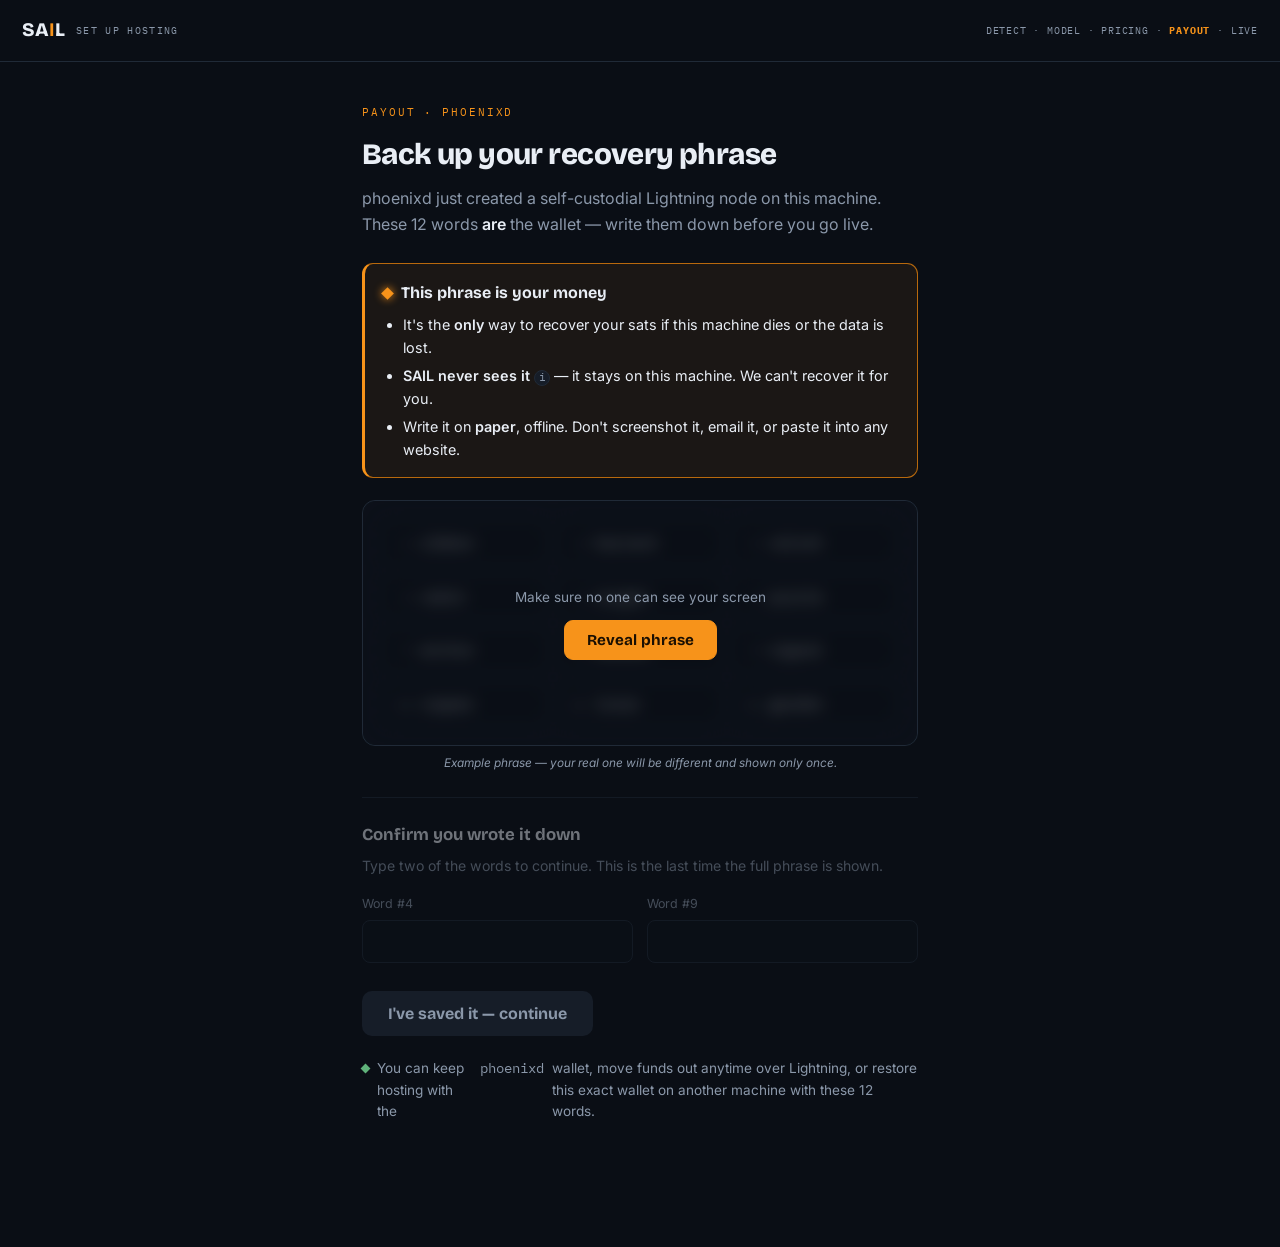
<file: design/seed-backup.html>
<!DOCTYPE html>
<html lang="en">
<head>
<meta charset="utf-8">
<meta name="viewport" content="width=device-width, initial-scale=1">
<title>Back up your recovery phrase — SAIL host</title>
<link rel="preconnect" href="https://fonts.googleapis.com">
<link rel="preconnect" href="https://fonts.gstatic.com" crossorigin>
<link href="https://fonts.googleapis.com/css2?family=Bricolage+Grotesque:opsz,wght@12..96,600;12..96,700;12..96,800&family=Inter:wght@400;500;600&family=IBM+Plex+Mono:wght@400;500&display=swap" rel="stylesheet">
<style>
  :root{
    --ink:#0a0e15; --ink-2:#10161f; --ink-3:#161d28;
    --line:#202a37; --line-faint:rgba(122,143,168,0.08);
    --fg:#e9eef5; --muted:#8b98aa;
    --beacon:#f7931a; --beacon-2:#ffb24d; --beacon-deep:#b8690d;
    --warn-bg:rgba(247,147,26,0.07); --code-bg:#0c1119; --good:#5fb27a; --good-bg:rgba(95,178,122,0.12);
  }
  *{box-sizing:border-box;}
  @media (prefers-reduced-motion: reduce){ *{transition:none !important;} }
  body{margin:0; background:var(--ink); color:var(--fg);
    font-family:'Inter',system-ui,sans-serif; line-height:1.6; -webkit-font-smoothing:antialiased;}
  .mono{font-family:'IBM Plex Mono',monospace;}

  .topbar{height:62px; display:flex; align-items:center; gap:11px; padding:0 22px; border-bottom:1px solid var(--line);}
  .topbar .logo{font-family:'Bricolage Grotesque'; font-weight:800; font-size:1.2rem;} .topbar .logo b{color:var(--beacon);}
  .topbar .tag{font-family:'IBM Plex Mono',monospace; font-size:0.6rem; letter-spacing:0.14em; text-transform:uppercase; color:var(--muted);}
  /* wizard progress */
  .steps{margin-left:auto; display:flex; gap:7px; align-items:center; font-family:'IBM Plex Mono',monospace;
    font-size:0.62rem; letter-spacing:0.08em; text-transform:uppercase; color:var(--muted);}
  .steps b{color:var(--beacon);}
  @media (max-width:620px){ .steps{display:none;} }

  main{max-width:600px; margin:0 auto; padding:42px 22px 110px;}
  .eyebrow{font-family:'IBM Plex Mono',monospace; font-size:0.66rem; letter-spacing:0.18em; text-transform:uppercase;
    color:var(--beacon); display:block; margin-bottom:10px;}
  h1{font-family:'Bricolage Grotesque'; font-weight:800; font-size:1.85rem; letter-spacing:-0.02em; margin:0 0 8px;}
  .sub{color:var(--muted); margin:0 0 26px;}
  strong{color:var(--fg); font-weight:600;}

  .danger{border:1px solid var(--beacon-deep); border-left:3px solid var(--beacon); background:var(--warn-bg);
    border-radius:11px; padding:16px 18px; margin:0 0 22px;}
  .danger .lead{font-family:'Bricolage Grotesque'; font-weight:700; color:var(--fg); display:flex; align-items:center; gap:9px; margin-bottom:7px;}
  .danger .lead::before{content:""; width:9px; height:9px; transform:rotate(45deg); background:var(--beacon); box-shadow:0 0 9px var(--beacon); flex:none;}
  .danger ul{margin:0; padding-left:20px; font-size:0.9rem;} .danger li{margin-bottom:5px;} .danger li:last-child{margin-bottom:0;}

  /* phrase grid */
  .phrasewrap{position:relative; border:1px solid var(--line); border-radius:13px; background:var(--ink-2); padding:20px; margin-bottom:8px;}
  .phrase{display:grid; grid-template-columns:repeat(3,1fr); gap:10px; transition:filter .2s ease;}
  @media (max-width:480px){ .phrase{grid-template-columns:repeat(2,1fr);} }
  .phrase.blurred{filter:blur(8px); user-select:none; pointer-events:none;}
  .word{display:flex; align-items:baseline; gap:9px; background:var(--code-bg); border:1px solid var(--line);
    border-radius:8px; padding:9px 11px;}
  .word .i{font-family:'IBM Plex Mono',monospace; font-size:0.7rem; color:var(--muted); width:16px; flex:none; text-align:right;}
  .word .w{font-family:'IBM Plex Mono',monospace; font-size:0.92rem; color:var(--fg);}
  .cover{position:absolute; inset:0; display:flex; flex-direction:column; align-items:center; justify-content:center; gap:12px;
    background:rgba(10,14,21,0.55); backdrop-filter:blur(1px); border-radius:13px;}
  .cover .hint{font-size:0.85rem; color:var(--muted);}
  .reveal{font-family:'Bricolage Grotesque'; font-weight:700; font-size:0.95rem; border:1px solid var(--beacon);
    background:var(--beacon); color:#1a0f02; padding:10px 22px; border-radius:9px; cursor:pointer;}
  .demo{text-align:center; font-size:0.74rem; color:var(--muted); margin:0 0 24px; font-style:italic;}

  /* verify */
  .verify{border-top:1px solid var(--line); padding-top:24px; opacity:.45; pointer-events:none; transition:opacity .25s ease;}
  .verify.active{opacity:1; pointer-events:auto;}
  .verify h3{font-family:'Bricolage Grotesque'; font-weight:700; font-size:1.05rem; margin:0 0 6px;}
  .verify .vsub{color:var(--muted); font-size:0.88rem; margin:0 0 16px;}
  .vrow{display:flex; gap:14px; flex-wrap:wrap;}
  .vfield{flex:1; min-width:140px;}
  .vfield label{display:block; font-size:0.78rem; color:var(--muted); margin-bottom:6px;}
  .vfield input{width:100%; background:var(--code-bg); border:1px solid var(--line); border-radius:8px; padding:11px 12px;
    color:var(--fg); font-family:'IBM Plex Mono',monospace; font-size:0.9rem;}
  .vfield input:focus{outline:none; border-color:var(--beacon);}
  .vfield input.ok{border-color:var(--good);}
  .vfield input.bad{border-color:#c2543f;}

  .actions{margin-top:28px; display:flex; align-items:center; gap:16px; flex-wrap:wrap;}
  .btn{font-family:'Bricolage Grotesque'; font-weight:700; font-size:1rem; border:none; background:var(--beacon);
    color:#1a0f02; padding:13px 26px; border-radius:10px; cursor:pointer;}
  .btn:disabled{background:var(--ink-3); color:var(--muted); cursor:not-allowed;}
  .btn.ghost{background:var(--ink-3); color:var(--fg); border:1px solid var(--line);}
  .note{font-size:0.85rem; color:var(--muted); display:flex; gap:8px; align-items:flex-start; margin-top:22px;}
  .note::before{content:""; width:7px; height:7px; margin-top:7px; transform:rotate(45deg); background:var(--good); flex:none;}

  .info{position:relative; display:inline-flex; align-items:center; justify-content:center; width:16px; height:16px;
    border-radius:50%; border:1px solid var(--line); color:var(--muted); font-family:'IBM Plex Mono',monospace;
    font-size:0.66rem; cursor:help; background:var(--ink-3);}
  .info:hover,.info:focus-visible{border-color:var(--beacon); color:var(--beacon); outline:none;}
  .info .tip{position:absolute; left:50%; transform:translateX(-50%); bottom:24px; width:240px; z-index:20;
    background:var(--ink-3); border:1px solid var(--line); border-left:3px solid var(--beacon); border-radius:9px;
    padding:11px 13px; font-size:0.82rem; line-height:1.5; color:var(--fg); box-shadow:0 12px 30px rgba(0,0,0,.55);
    opacity:0; visibility:hidden; transition:opacity .15s ease; text-align:left;}
  .info:hover .tip,.info:focus .tip{opacity:1; visibility:visible;}
  :focus-visible{outline:2px solid var(--beacon); outline-offset:3px;}
</style>
</head>
<body>
<div class="topbar">
  <span class="logo">SA<b>I</b>L</span><span class="tag">Set up hosting</span>
  <span class="steps">Detect · Model · Pricing · <b>Payout</b> · Live</span>
</div>

<main>
  <span class="eyebrow">Payout · phoenixd</span>
  <h1>Back up your recovery phrase</h1>
  <p class="sub">phoenixd just created a self-custodial Lightning node on this machine. These 12 words <strong>are</strong> the wallet — write them down before you go live.</p>

  <div class="danger">
    <div class="lead">This phrase is your money</div>
    <ul>
      <li>It's the <strong>only</strong> way to recover your sats if this machine dies or the data is lost.</li>
      <li><strong>SAIL never sees it</strong> <span class="info" tabindex="0" role="note" aria-label="Where the phrase lives">i<span class="tip">The phrase is generated by phoenixd and stays in <b>~/.phoenix</b> on this machine. It is never sent to SAIL, a relay, or anyone — we can't recover it for you.</span></span> — it stays on this machine. We can't recover it for you.</li>
      <li>Write it on <strong>paper</strong>, offline. Don't screenshot it, email it, or paste it into any website.</li>
    </ul>
  </div>

  <div class="phrasewrap">
    <div class="phrase blurred" id="phrase" aria-hidden="true">
      <div class="word"><span class="i">1</span><span class="w">ribbon</span></div>
      <div class="word"><span class="i">2</span><span class="w">harvest</span></div>
      <div class="word"><span class="i">3</span><span class="w">velvet</span></div>
      <div class="word"><span class="i">4</span><span class="w">cabin</span></div>
      <div class="word"><span class="i">5</span><span class="w">oxygen</span></div>
      <div class="word"><span class="i">6</span><span class="w">puzzle</span></div>
      <div class="word"><span class="i">7</span><span class="w">anchor</span></div>
      <div class="word"><span class="i">8</span><span class="w">meadow</span></div>
      <div class="word"><span class="i">9</span><span class="w">signal</span></div>
      <div class="word"><span class="i">10</span><span class="w">copper</span></div>
      <div class="word"><span class="i">11</span><span class="w">lunar</span></div>
      <div class="word"><span class="i">12</span><span class="w">garden</span></div>
    </div>
    <div class="cover" id="cover">
      <span class="hint">Make sure no one can see your screen</span>
      <button class="reveal" id="revealBtn">Reveal phrase</button>
    </div>
  </div>
  <p class="demo">Example phrase — your real one will be different and shown only once.</p>

  <div class="verify" id="verify">
    <h3>Confirm you wrote it down</h3>
    <p class="vsub">Type two of the words to continue. This is the last time the full phrase is shown.</p>
    <div class="vrow">
      <div class="vfield">
        <label for="v4">Word #4</label>
        <input id="v4" type="text" autocomplete="off" spellcheck="false" data-answer="cabin">
      </div>
      <div class="vfield">
        <label for="v9">Word #9</label>
        <input id="v9" type="text" autocomplete="off" spellcheck="false" data-answer="signal">
      </div>
    </div>
  </div>

  <div class="actions">
    <button class="btn" id="continueBtn" disabled>I've saved it — continue</button>
    <button class="btn ghost" id="reshow" style="display:none;">Show phrase again</button>
  </div>

  <p class="note">You can keep hosting with the <span class="mono">phoenixd</span> wallet, move funds out anytime over Lightning, or restore this exact wallet on another machine with these 12 words.</p>
</main>

<script>
  const phrase=document.getElementById('phrase'), cover=document.getElementById('cover'),
        verify=document.getElementById('verify'), cont=document.getElementById('continueBtn'),
        reshow=document.getElementById('reshow');
  let revealed=false;

  document.getElementById('revealBtn').onclick=()=>{
    phrase.classList.remove('blurred'); phrase.setAttribute('aria-hidden','false');
    cover.style.display='none'; verify.classList.add('active'); revealed=true;
    document.getElementById('v4').focus();
  };

  const v4=document.getElementById('v4'), v9=document.getElementById('v9');
  function check(){
    let pass=true;
    [v4,v9].forEach(inp=>{
      const val=inp.value.trim().toLowerCase();
      if(!val){ inp.classList.remove('ok','bad'); pass=false; return; }
      const good = val===inp.dataset.answer;
      inp.classList.toggle('ok',good); inp.classList.toggle('bad',!good);
      if(!good) pass=false;
    });
    cont.disabled=!pass;
  }
  v4.addEventListener('input',check); v9.addEventListener('input',check);

  cont.onclick=()=>{
    // wizard would advance to "go live" here; demo just locks the phrase away
    phrase.classList.add('blurred'); verify.classList.remove('active');
    cont.textContent='Saved ✓'; cont.disabled=true; reshow.style.display='none';
    document.querySelector('main h1').textContent='Recovery phrase saved';
    document.querySelector('.sub').innerHTML='Your wallet is backed up. Next: <strong>go live</strong> and publish your listing.';
  };
</script>
</body>
</html>
</file>
